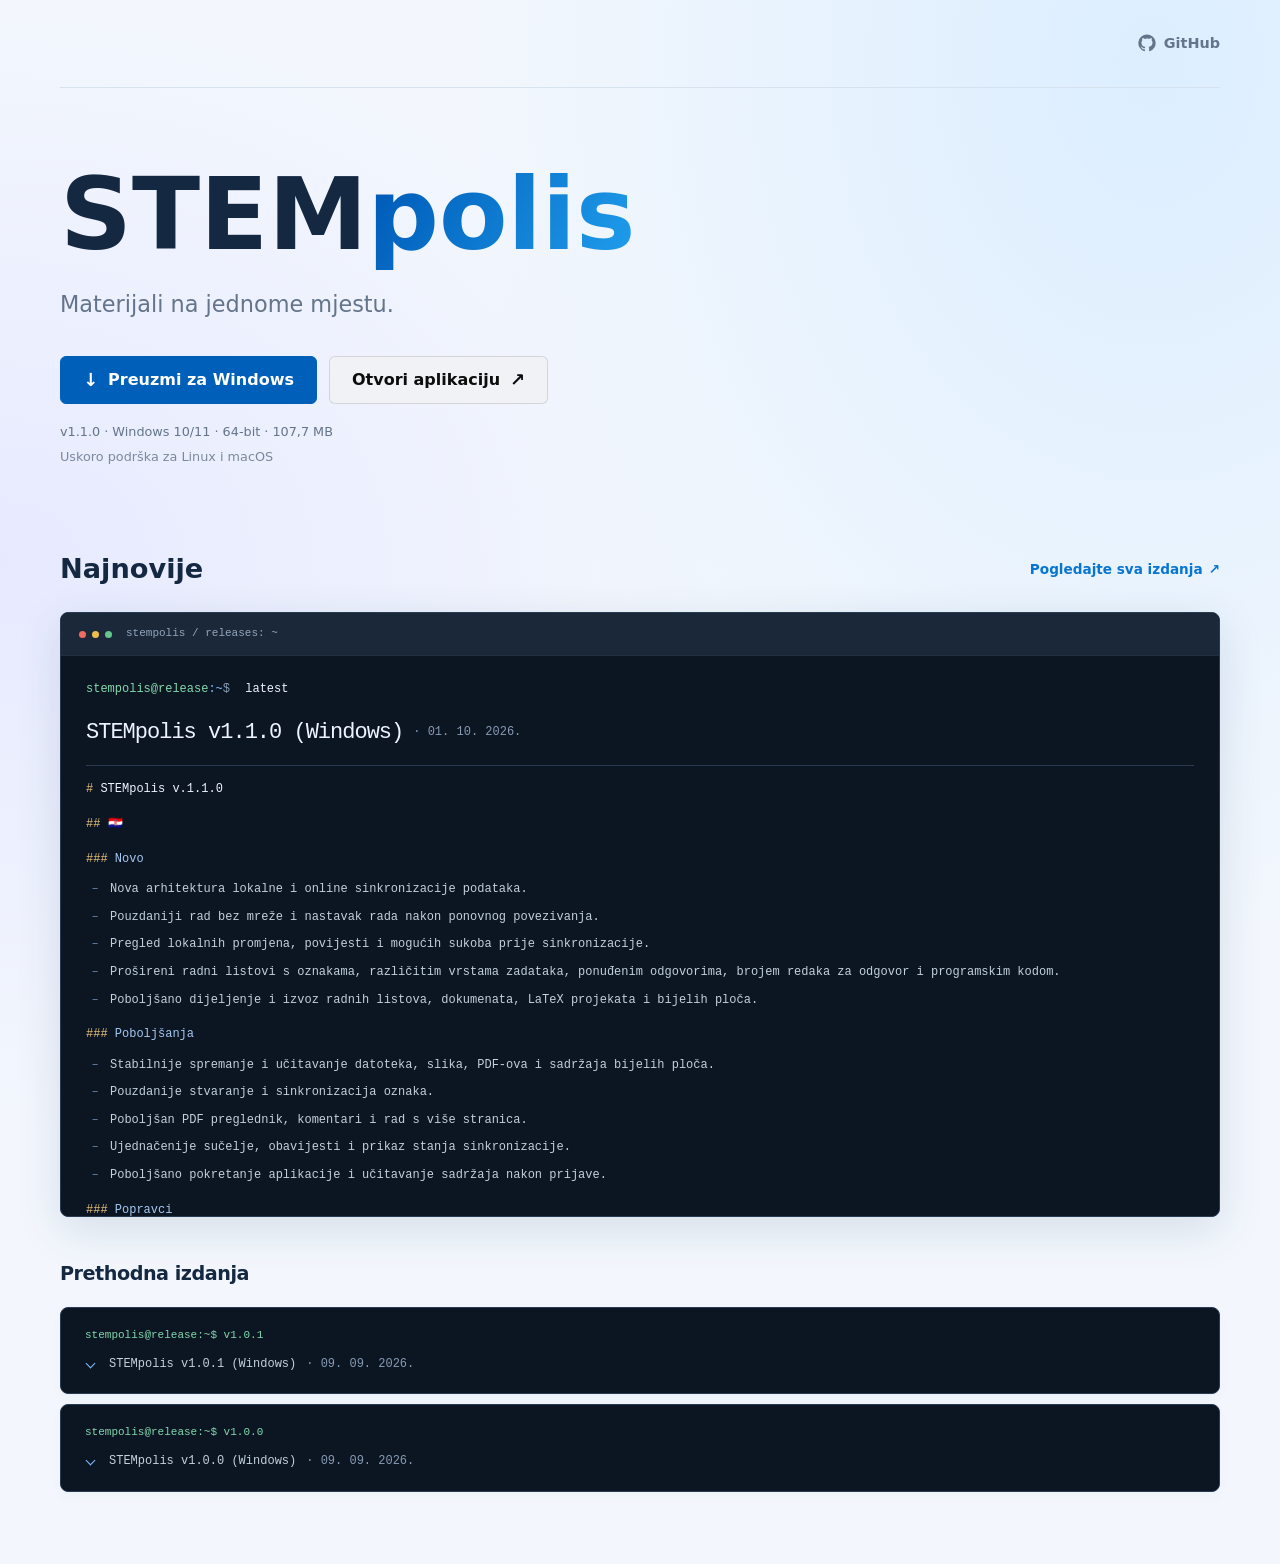
<file: index.html>
<!doctype html>
<html lang="hr">

<head>
    <meta charset="UTF-8">
    <meta name="viewport" content="width=device-width, initial-scale=1">
    <meta name="description" content="Preuzmite STEMpolis i pregledajte novosti u posljednjim izdanjima.">
    <meta name="theme-color" content="#f3f7fd">
    <link rel="icon" href="icon.svg" type="image/svg+xml">
    <link rel="stylesheet" href="styles.css">
    <title>STEMpolis</title>
</head>

<body>
    <header class="site-header">
        <nav>
            <a href="https://github.com/n1ko-josipovic/STEMpolis">
                <svg viewBox="0 0 24 24" aria-hidden="true" focusable="false">
                    <path fill="currentColor"
                        d="M12 .7a11.5 11.5 0 0 0-3.64 22.41c.58.11.79-.25.79-.56v-2.23c-3.24.7-3.92-1.37-3.92-1.37-.53-1.35-1.29-1.71-1.29-1.71-1.06-.72.08-.71.08-.71 1.17.08 1.78 1.2 1.78 1.2 1.04 1.78 2.73 1.27 3.4.97.1-.75.4-1.27.74-1.56-2.58-.29-5.3-1.29-5.3-5.68 0-1.25.45-2.28 1.19-3.08-.12-.29-.52-1.47.11-3.04 0 0 .97-.31 3.16 1.18A10.98 10.98 0 0 1 12 6.13c.98 0 1.95.13 2.87.39 2.2-1.49 3.16-1.18 3.16-1.18.63 1.57.23 2.75.11 3.04.74.8 1.19 1.83 1.19 3.08 0 4.4-2.72 5.38-5.31 5.67.42.36.79 1.07.79 2.16v3.26c0 .31.21.67.8.56A11.5 11.5 0 0 0 12 .7Z" />
                </svg>
                <span>GitHub</span>
            </a>
        </nav>
    </header>

    <main>
        <section class="hero" id="preuzimanje">
            <div class="hero-copy">
                <h1>STEM<span>polis</span></h1>
                <p>Materijali na jednome mjestu.</p>
                <div class="actions">
                    <a class="button button-primary" id="primary-download"
                        href="https://github.com/n1ko-josipovic/STEMpolis/releases/latest">
                        <span aria-hidden="true">↓</span> Preuzmi za Windows
                    </a>
                    <a class="button button-secondary" href="stempolis://login">
                        Otvori aplikaciju <span aria-hidden="true">↗</span>
                    </a>
                </div>
                <p id="download-meta">Windows 10/11 · 64-bit</p>
                <p>Uskoro podrška za Linux i macOS</p>
            </div>
        </section>

        <section class="releases" id="izdanja" aria-labelledby="releases-title">
            <div class="section-heading">
                <h2 id="releases-title">Najnovije</h2>
                <a href="https://github.com/n1ko-josipovic/STEMpolis/releases">Pogledajte sva izdanja</a>
            </div>

            <div class="release-terminal">
                <div class="terminal-toolbar" aria-hidden="true">
                    <span class="terminal-controls"><span></span><span></span><span></span></span>
                    <span class="terminal-title">stempolis / releases: ~</span>
                </div>
                <div class="terminal-body" tabindex="0" aria-labelledby="releases-title">
                    <div class="terminal-prompt" aria-hidden="true">
                        <span class="prompt-user">stempolis@release</span><span class="prompt-path">:~</span><span class="prompt-sign">$</span> <span>latest</span>
                    </div>
                    <div id="release-status" role="status">Učitavanje podataka o izdanju…</div>
                    <article id="latest-release" hidden></article>
                    <div class="terminal-prompt terminal-idle" aria-hidden="true">
                        <span class="prompt-user">stempolis@release</span><span class="prompt-path">:~</span><span class="prompt-sign">$</span> <span class="terminal-cursor"></span>
                    </div>
                </div>
            </div>

            <div id="older-releases" hidden>
                <h2>Prethodna izdanja</h2>
                <div id="older-release-list"></div>
            </div>
        </section>
    </main>

    <script src="script.js" defer></script>
</body>

</html>
</file>
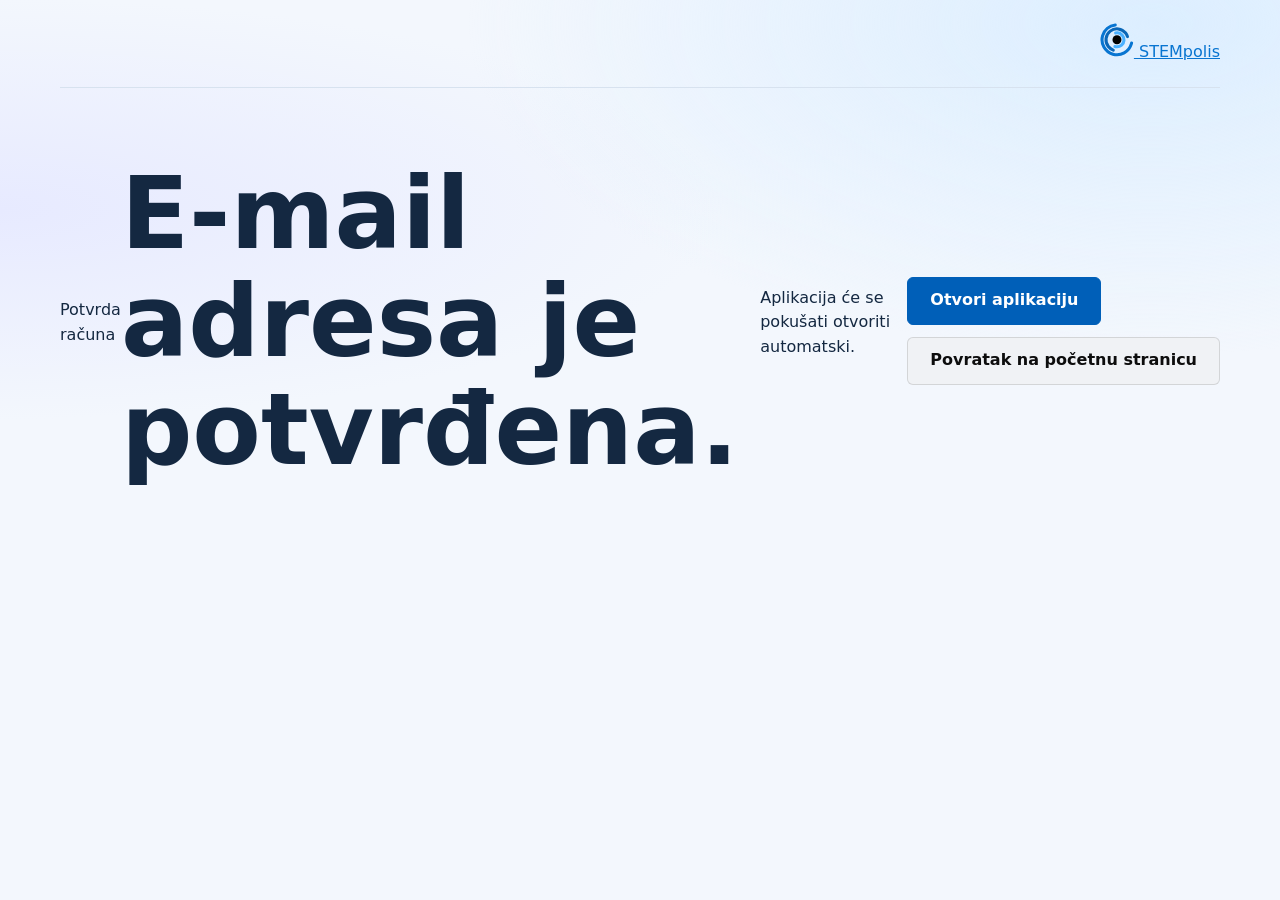
<file: auth/callback.html>
<!doctype html>
<html lang="hr">

<head>
    <meta charset="UTF-8">
    <meta name="viewport" content="width=device-width, initial-scale=1">
    <meta name="robots" content="noindex">
    <link rel="icon" href="../icon.svg" type="image/svg+xml">
    <link rel="stylesheet" href="../styles.css">
    <title>STEMpolis — potvrda računa</title>
</head>

<body>
    <header class="site-header">
        <a class="brand" href="../">
            <img src="../icon.svg" width="34" height="34" alt="">
            <span>STEMpolis</span>
        </a>
    </header>

    <main>
        <section class="hero">
            <p class="eyebrow">Potvrda računa</p>
            <h1 id="status-title">Provjera je u tijeku…</h1>
            <p class="lead" id="status-message">Aplikacija će se pokušati otvoriti automatski.</p>
            <div class="actions">
                <a class="button button-primary" id="open-app-link" href="stempolis://login">Otvori aplikaciju</a>
                <a class="button button-secondary" href="../">Povratak na početnu stranicu</a>
            </div>
        </section>
    </main>

    <script>
        (function () {
            var hash = window.location.hash || '';
            var searchParams = new URLSearchParams((window.location.search || '').replace(/^\?/, ''));
            var hashParams = new URLSearchParams(hash.replace(/^#/, ''));
            var params = new URLSearchParams(searchParams.toString());

            hashParams.forEach(function (value, key) {
                params.set(key, value);
            });

            var title = document.getElementById('status-title');
            var message = document.getElementById('status-message');
            var openLink = document.getElementById('open-app-link');
            var error = params.get('error_description') || params.get('error');

            if (error) {
                title.textContent = 'Poveznica nije valjana ili je istekla.';
                message.textContent = 'Zatražite novu poveznicu iz aplikacije i pokušajte ponovno.';
                openLink.href = 'stempolis://login';
                return;
            }

            var intent = params.get('intent');
            var type = params.get('type');
            var target = intent === 'reset-password' || type === 'recovery' ? 'reset-password' : 'login';
            var intentValue = intent || (target === 'reset-password' ? 'reset-password' : 'confirm');
            var deepLink = 'stempolis://' + target + '?intent=' + encodeURIComponent(intentValue) + hash;

            title.textContent = target === 'reset-password'
                ? 'Zahtjev za promjenu lozinke je potvrđen.'
                : 'E-mail adresa je potvrđena.';

            openLink.href = deepLink;
            window.setTimeout(function () {
                window.location.href = deepLink;
            }, 300);
        }());
    </script>
</body>

</html>
</file>
<file: styles.css>
:root {
    color-scheme: light;
    font-family: "Segoe UI Variable", "Segoe UI", system-ui, -apple-system, sans-serif;
    color: #142841;
    background: #f3f7fd;
    --blue: #0875d1;
    --blue-dark: #0059ab;
    --muted: #63748b;
    --border: #d7e2ef;
}

* { box-sizing: border-box; }
html { scroll-behavior: smooth; scroll-padding-top: 28px; }
body {
    margin: 0;
    line-height: 1.55;
    -webkit-font-smoothing: antialiased;
    background:
        radial-gradient(ellipse at 90% 4%, #dceeff 0, transparent 42%),
        radial-gradient(ellipse at 0 36%, #e7eaff 0, transparent 40%);
}
[hidden] { display: none !important; }
a { color: var(--blue); }
a:hover { color: var(--blue-dark); }
a:focus-visible, summary:focus-visible, .terminal-body:focus-visible {
    outline: 3px solid #0875d1;
    outline-offset: 5px;
}
h1, h2, p { margin-top: 0; }

.site-header, main {
    width: min(1160px, calc(100% - 64px));
    margin-inline: auto;
}
.site-header {
    min-height: 88px;
    display: flex;
    align-items: center;
    justify-content: flex-end;
    border-bottom: 1px solid var(--border);
}
nav, .actions, .asset-list { display: flex; flex-wrap: wrap; gap: 12px; }
nav a { display: inline-flex; align-items: center; gap: 8px; color: var(--muted); font-size: .9rem; font-weight: 600; text-decoration: none; transition: color .18s ease; }
nav svg { width: 18px; height: 18px; }

.hero {
    display: flex;
    align-items: center;
    min-height: 460px;
    padding: 72px 0 80px;
}
h1 {
    margin-bottom: 18px;
    font-size: clamp(3.5rem, 7.8vw, 6.6rem);
    font-weight: 700;
    line-height: 1.08;
}
h1 span { color: var(--blue); background: linear-gradient(120deg, #005db9 10%, #209fee); background-clip: text; -webkit-text-fill-color: transparent; }
.hero-copy > h1 + p { margin-bottom: 34px; color: var(--muted); font-size: clamp(1.12rem, 2.2vw, 1.4rem); }
.button {
    min-height: 48px;
    height: auto;
    display: inline-flex;
    align-items: center;
    justify-content: center;
    gap: 10px;
    padding: 10px 22px;
    border: 1px solid transparent;
    border-radius: 6px;
    font-size: 1rem;
    font-weight: 700;
    font-family: inherit;
    cursor: default;
    text-decoration: none;
    white-space: nowrap;
    position: relative;
    transition: background 83ms ease, border-color 83ms ease, color 83ms ease;
}
.button:active { opacity: .7; }
.button-primary { border-color: #005fb8; color: white; background: #005fb8; }
.button-primary:hover { border-color: #003d7a; color: white; background: #003d7a; }
.button > span[aria-hidden] { font-size: 1.125rem; line-height: 1; }
.button-secondary { border-color: rgba(0, 0, 0, .12); color: rgba(0, 0, 0, .95); background: #f0f2f5; }
.button-secondary:hover { border-color: rgba(0, 0, 0, .2); color: rgba(0, 0, 0, .95); background: rgba(0, 0, 0, .06); }
.hero-copy > .actions ~ p { color: var(--muted); font-size: .8rem; }
.hero-copy > .actions + p { margin: 18px 0 5px; }
.hero-copy > p:last-child { margin-bottom: 0; color: #7b899b; }

.releases { padding-bottom: 72px; }
.section-heading { display: flex; align-items: center; justify-content: space-between; gap: 24px; margin-bottom: 22px; }
.section-heading h2 { margin-bottom: 0; font-size: 1.7rem; font-weight: 700; }
.section-heading > a { font-size: .85rem; font-weight: 600; text-decoration: none; }
.section-heading > a::after { content: " ↗"; display: inline-block; margin-left: 6px; }

.release-terminal {
    --ansi-accent: #e5c07b;
    --ansi-link: #80bfff;
    border: 1px solid #293b51;
    border-radius: 8px;
    color: #c4d0de;
    background: #0c1522;
    font: 400 12px/1.8 Consolas, "Courier New", monospace;
    box-shadow: 0 12px 45px #18395722;
    overflow: hidden;
}
.terminal-toolbar { display: flex; align-items: center; justify-content: flex-start; gap: 14px; min-height: 43px; padding: 0 18px; border-bottom: 1px solid #2b3b505c; background: #1b2839; }
.terminal-controls { display: flex; gap: 6px; }
.terminal-controls > span { width: 7px; height: 7px; border-radius: 50%; background: #ed6b61; }
.terminal-controls > span:nth-child(2) { background: #eebd4f; }
.terminal-controls > span:nth-child(3) { background: #65c58c; }
.terminal-title { color: #93a6bd; font-size: 11px; }
.terminal-body { max-height: 560px; overflow-y: auto; overflow-wrap: anywhere; padding: 23px 25px 17px; scrollbar-width: thin; scrollbar-color: #42556c transparent; }
.terminal-body:focus-visible { outline-offset: -4px; }
.terminal-prompt { margin-bottom: 12px; color: #eef4ff; overflow-wrap: anywhere; }
.prompt-user { color: #83d9ac; }
.prompt-path { color: #80bfff; }
.prompt-sign { margin-right: 8px; color: #879bb4; }
.terminal-idle { display: flex; align-items: center; margin: 15px 0 0; padding-top: 13px; border-top: 1px solid #2a3b51; }
.terminal-cursor { display: inline-block; width: 8px; height: 1.1em; background: #83d9ac; animation: blink 1.2s step-end infinite; }
#release-status { color: #879bb4; }
#latest-release > header, #older-release-list summary { display: flex; align-items: center; flex-wrap: wrap; gap: 10px; font-weight: 400; }
#latest-release > header { margin-bottom: 13px; padding-bottom: 13px; border-bottom: 1px solid #2a3b51; }
#latest-release > header h3 { margin: 0; font: inherit; font-size: 22px; letter-spacing: -1px; }
#latest-release > header a { color: #eef4ff; text-decoration: none; }
#latest-release > header a:hover { color: var(--ansi-link); }
#latest-release > header > span, #older-release-list summary span:last-child, .asset-link span + span { color: #879bb4; font-weight: 400; }
.release-terminal section { margin-bottom: 18px; overflow-wrap: anywhere; }
.release-terminal section h3, .release-terminal section h4 { margin: 13px 0 9px; color: #eef4ff; font-size: 1em; font-weight: 400; }
.release-terminal section h3::before, .release-terminal section h4::before { content: attr(data-prefix); color: var(--ansi-accent); }
.release-terminal section h4 { color: #a6c8f1; }
.release-terminal section p, .release-terminal section ul, .release-terminal section ol { margin: 0 0 6px; }
.release-terminal section ul { padding-left: 20px; list-style-type: "– "; }
.release-terminal section ol { padding-left: 28px; }
.release-terminal section li { padding-left: 4px; margin-bottom: 6px; }
.release-terminal section li::marker { color: #6385ad; }
.release-terminal section code { padding: 2px 5px; border-radius: 3px; color: var(--ansi-accent); background: #1c2b3e; font-family: inherit; }
.release-terminal a { color: var(--ansi-link); }
.release-terminal a:hover { color: white; }
.asset-list { padding-top: 13px; border-top: 1px solid #2a3b51; }
.asset-link { min-width: 190px; max-width: 100%; align-items: flex-start; flex-direction: column; gap: 4px; white-space: normal; overflow-wrap: anywhere; }
.release-terminal .asset-link { min-height: 36px; padding: 8px; border-color: #304864; border-radius: 5px; color: #b5d9ff; background: transparent; font: inherit; font-size: 11px; line-height: 1.5; }
.release-terminal .asset-link:hover { border-color: #6397ce; color: white; background: #1a3049; }

#older-releases { margin-top: 42px; }
#older-releases > h2 { margin-bottom: 18px; font-size: 1.2rem; font-weight: 650; letter-spacing: -.025em; }
#older-release-list { display: grid; gap: 10px; }
#older-release-list .release-terminal { padding: 18px 24px; box-shadow: 0 4px 12px #18395708; }
#older-release-list .release-terminal::before { content: attr(data-prompt); display: block; margin-bottom: 8px; color: #83d9ac; font-size: 11px; overflow-wrap: anywhere; }
#older-release-list summary { cursor: pointer; list-style: none; }
#older-release-list summary::-webkit-details-marker { display: none; }
.release-chevron { width: 7px; height: 7px; margin: 0 5px 3px 2px; border: solid #80bfff; border-width: 0 1.5px 1.5px 0; transform: rotate(45deg); transition: transform .2s ease; }
details[open] .release-chevron { transform: translateY(3px) rotate(225deg); }
#older-release-list details > div { padding-top: 16px; }

@keyframes blink { 50% { opacity: 0; } }

@media (max-width: 900px) {
    .hero { min-height: 420px; padding: 60px 0 68px; }
    h1 { font-size: clamp(3.5rem, 8vw, 5rem); }
    .actions { gap: 10px; }
    .terminal-body { padding: 18px; }
}

@media (max-width: 640px) {
    .site-header, main { width: calc(100% - 36px); }
    .site-header { min-height: 72px; }
    nav a { gap: 6px; font-size: .8rem; }
    nav svg { width: 16px; height: 16px; }
    .hero { min-height: auto; padding: 54px 0 48px; }
    h1 { font-size: clamp(3.2rem, 12vw, 4.8rem); margin-bottom: 14px; }
    .hero-copy > h1 + p { margin-bottom: 26px; }
    .actions { flex-direction: column; }
    .hero .button, .asset-link { width: 100%; }
    .section-heading { align-items: flex-start; gap: 10px; }
    .section-heading h2 { font-size: 1.35rem; }
    .section-heading > a { max-width: 155px; padding-top: 4px; font-size: .76rem; text-align: right; }
    .terminal-toolbar { padding-inline: 15px; gap: 10px; }
    .terminal-body { max-height: 520px; padding: 17px 15px; }
    #latest-release > header h3 { font-size: 20px; }
    #older-release-list .release-terminal { padding: 16px; }
    #older-releases { margin-top: 32px; }
    .releases { padding-bottom: 40px; }
}

@media (prefers-reduced-motion: reduce) {
    html { scroll-behavior: auto; }
    .terminal-cursor { animation: none; }
    .button, nav a, .release-chevron { transition: none; }
}
</file>
